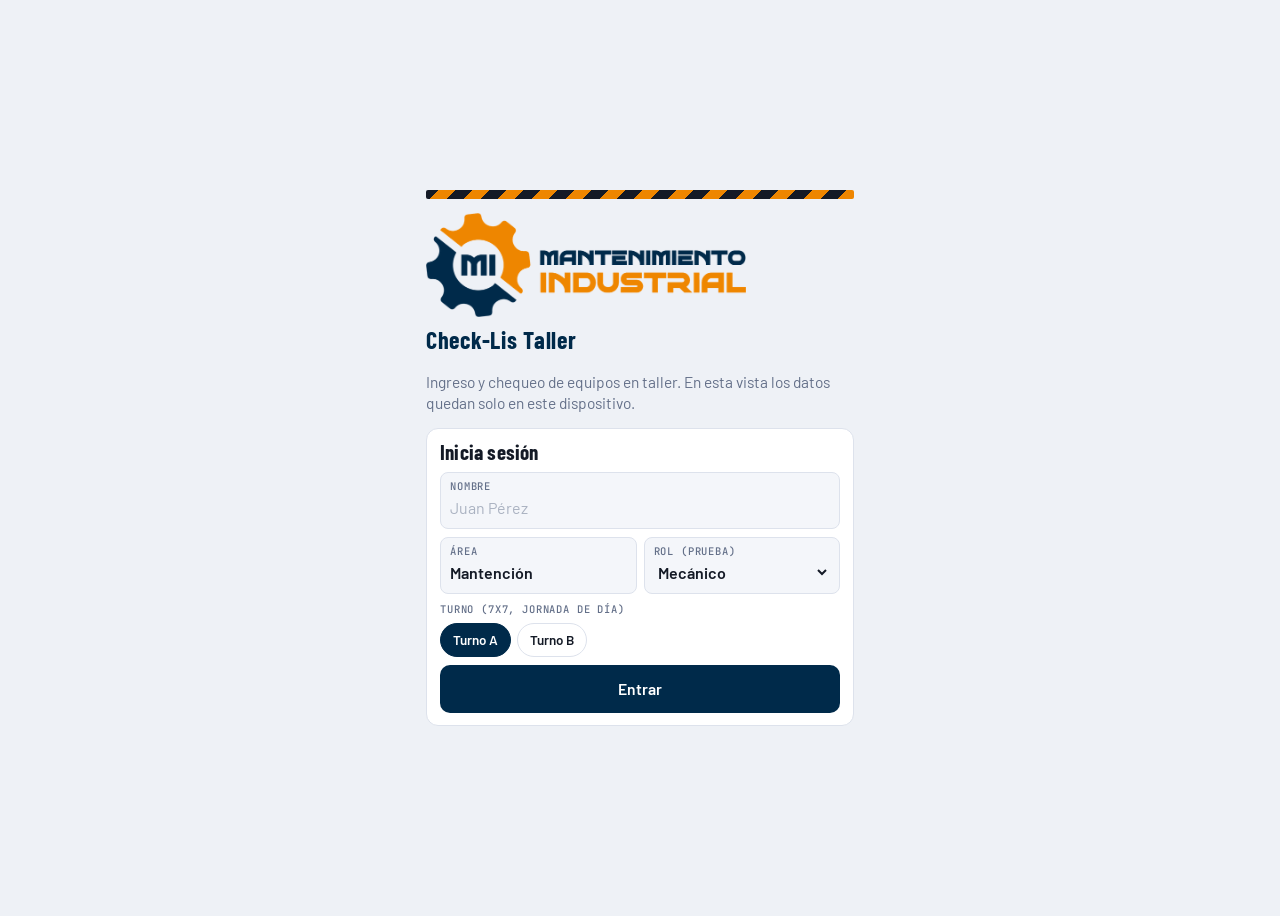
<file: taller/public/index.html>
<!doctype html>
<html lang="es">
<head>
<meta charset="utf-8">
<meta name="viewport" content="width=device-width,initial-scale=1,viewport-fit=cover">
<title>Check-Lis Taller · Mantenimiento Industrial</title>
<meta name="description" content="Ingreso y chequeo de equipos en taller: fichas, firmas, PDF, QR y entrega de turno.">
<meta name="theme-color" content="#002a4a">
<link rel="manifest" href="manifest.webmanifest">
<link rel="icon" type="image/png" sizes="192x192" href="img/icon-192.png">
<link rel="apple-touch-icon" href="img/icon-180.png">
<meta name="apple-mobile-web-app-capable" content="yes">
<meta name="apple-mobile-web-app-status-bar-style" content="black-translucent">
<meta name="apple-mobile-web-app-title" content="Check-Lis">
<link rel="stylesheet" href="app.css">
</head>
<body>
<div class="splash" id="splash"><img id="splash-logo" src="img/logo-inv.png" alt="Mantenimiento Industrial" width="300" height="98"><div class="m">Check<span>-</span>Lis</div><div class="tr"><b></b></div><p>Preparando el taller</p></div>
<div id="app"></div>
<div id="ov"></div>
<div class="toast" id="toast" role="status" aria-live="polite"></div>
<script src="firebase-config.js"></script>
<script src="vendor/firebase-app-compat.js"></script>
<script src="vendor/firebase-auth-compat.js"></script>
<script src="vendor/firebase-firestore-compat.js"></script>
<script src="app.js"></script>
</body>
</html>
</file>
<file: taller/public/app.css>
@font-face{font-family:'Barlow';font-style:normal;font-weight:400;font-display:swap;src:url(fonts/barlow-latin-400-normal.woff2) format('woff2')}
@font-face{font-family:'Barlow';font-style:normal;font-weight:500;font-display:swap;src:url(fonts/barlow-latin-500-normal.woff2) format('woff2')}
@font-face{font-family:'Barlow';font-style:normal;font-weight:600;font-display:swap;src:url(fonts/barlow-latin-600-normal.woff2) format('woff2')}
@font-face{font-family:'Barlow';font-style:normal;font-weight:700;font-display:swap;src:url(fonts/barlow-latin-700-normal.woff2) format('woff2')}
@font-face{font-family:'Barlow Condensed';font-style:normal;font-weight:600;font-display:swap;src:url(fonts/barlow-condensed-latin-600-normal.woff2) format('woff2')}
@font-face{font-family:'Barlow Condensed';font-style:normal;font-weight:700;font-display:swap;src:url(fonts/barlow-condensed-latin-700-normal.woff2) format('woff2')}
@font-face{font-family:'JetBrains Mono';font-style:normal;font-weight:500;font-display:swap;src:url(fonts/jetbrains-mono-latin-500-normal.woff2) format('woff2')}
@font-face{font-family:'JetBrains Mono';font-style:normal;font-weight:700;font-display:swap;src:url(fonts/jetbrains-mono-latin-700-normal.woff2) format('woff2')}
/* Layout: app de una columna para celular, barra azul de ficha arriba y pestañas abajo (diseño de los mockups aprobados). Panel y reportes se abren a lo ancho en computador. Tema claro único, como la ficha impresa. */
:root{
  color-scheme:light;
  --bg:#eef1f6; --card:#ffffff; --ink:#141a26; --muted:#647089; --line:#dde2ec; --field:#f4f6fa;
  --brand:#002a4a; --brand-2:#001c33; --brand-soft:#e2eaf1; --sub:#b9cde0; --link:#0b4f86;
  --hv:#ee8600; --hv-ink:#1a0e00;
  --ok:#1f8a4c; --ok-soft:#e2f3e9; --bad:#c62f2f; --bad-soft:#fbe5e5; --warn-ink:#8a6100; --warn-soft:#fff4d6;
  --na:#7b8496; --na-soft:#eceef2; --oos:#141a26;
  --f-display:"Barlow Condensed","Arial Narrow",Arial,sans-serif;
  --f-body:"Barlow",system-ui,-apple-system,"Segoe UI",sans-serif;
  --f-mono:"JetBrains Mono",ui-monospace,Menlo,Consolas,monospace;
  --ease:cubic-bezier(.2,.8,.2,1); --spring:cubic-bezier(.34,1.56,.64,1);
}
*{box-sizing:border-box;-webkit-tap-highlight-color:transparent}
body{background:var(--bg);color:var(--ink);font-family:var(--f-body);font-size:15.5px;line-height:1.4}
body::before{content:"";position:fixed;inset:0 0 auto;height:env(safe-area-inset-top,0px);z-index:30;background:var(--brand)}
button,input,textarea,select{font:inherit;color:inherit}
button{cursor:pointer}
:focus-visible{outline:3px solid var(--hv);outline-offset:2px}
.mono{font-family:var(--f-mono)}
.lbl{font-family:var(--f-mono);font-size:10.5px;letter-spacing:.08em;text-transform:uppercase;color:var(--muted);font-weight:500}
.muted{color:var(--muted)}
.small{font-size:.86rem}
h2,h3{margin:0;font-family:var(--f-display);font-weight:700;letter-spacing:.01em;line-height:1.1}
h2{font-size:1.3rem} h3{font-size:1.12rem}
p{margin:0}

.shell{max-width:560px;margin:0 auto;min-height:100vh;display:flex;flex-direction:column}
.shell.wide{max-width:1200px}

/* Barra superior */
.ab{position:sticky;top:env(safe-area-inset-top,0px);z-index:20;background:var(--brand);color:#fff;padding-block:12px 12px;padding-left:max(16px,env(safe-area-inset-left,0px));padding-right:max(16px,env(safe-area-inset-right,0px))}
.ab-row{display:flex;align-items:center;gap:10px}
.ab .t{font-family:var(--f-display);font-size:1.55rem;font-weight:700;letter-spacing:.01em;line-height:1.05;white-space:nowrap;overflow:hidden;text-overflow:ellipsis}
.ab .s{font-size:.84rem;color:var(--sub);white-space:nowrap;overflow:hidden;text-overflow:ellipsis}
.ab .grow{flex:1;min-width:0}
.ab .mark{width:38px;height:38px;flex:none;display:block}
.ab .mark img{width:100%;height:100%;object-fit:contain;display:block}
.ib{width:40px;height:40px;border-radius:50%;border:0;background:rgba(255,255,255,.13);color:#fff;display:grid;place-items:center;flex:none;transition:transform .12s var(--ease),background .15s}
.ib:active{transform:scale(.92);background:rgba(255,255,255,.22)}
.ib svg{width:20px;height:20px}
.sync{font-family:var(--f-mono);font-size:10px;color:var(--sub);display:flex;align-items:center;gap:6px;white-space:nowrap}
.sync i{width:8px;height:8px;border-radius:50%;background:#46c27c;flex:none}
.sync.busy i{background:var(--hv);animation:blink 1s infinite}
.sync.off i{background:#ff7a6b}
.sync.pulse i{animation:pulse .8s var(--ease)}
@keyframes pulse{0%{box-shadow:0 0 0 0 rgba(70,194,124,.9)}100%{box-shadow:0 0 0 9px rgba(70,194,124,0)}}
@keyframes blink{50%{opacity:.35}}
@media (max-width:380px){.sync span{display:none}}
.prog{height:6px;border-radius:3px;background:rgba(255,255,255,.25);margin-top:10px;overflow:hidden}
.prog i{display:block;height:100%;background:var(--hv);border-radius:3px;transition:width .5s var(--ease)}
.steps{display:grid;grid-template-columns:repeat(5,1fr);gap:4px;margin-top:8px}
.steps button{border:0;background:none;padding:2px 0;color:var(--sub);font-size:.74rem;font-weight:600;text-align:left;white-space:nowrap;overflow:hidden;text-overflow:ellipsis}
.steps button.now{color:#fff}
.steps button:disabled{opacity:.5;cursor:default}

main{flex:1;padding-block:14px 130px;padding-left:max(14px,env(safe-area-inset-left,0px));padding-right:max(14px,env(safe-area-inset-right,0px));display:flex;flex-direction:column;gap:10px}
main.enter{animation:enter .3s var(--ease)}
main.back{animation:enterB .3s var(--ease)}
@keyframes enter{from{opacity:0;transform:translateX(16px)}to{opacity:1;transform:none}}
@keyframes enterB{from{opacity:0;transform:translateX(-16px)}to{opacity:1;transform:none}}

.card{background:var(--card);border:1px solid var(--line);border-radius:12px;padding:12px 13px}
.card-h{display:flex;justify-content:space-between;align-items:center;gap:10px;margin-bottom:10px}
.row{display:flex;justify-content:space-between;align-items:center;gap:8px}
.row>.tag{flex:none}
.stack{display:flex;flex-direction:column;gap:8px}

/* KPIs */
.kpis{display:grid;grid-template-columns:repeat(3,1fr);gap:8px}
.kpis.k4{grid-template-columns:repeat(4,1fr)}
.kpi{background:var(--card);border:1px solid var(--line);border-radius:10px;padding:10px 6px;text-align:center;min-width:0}
.kpi b{display:block;font-family:var(--f-display);font-size:2rem;line-height:1;font-weight:700}
.kpi .lbl{font-size:9.5px;display:block;margin-top:4px;line-height:1.25}
.kpi.alert b{color:var(--bad)}
@media (min-width:900px){.shell.wide .kpis{grid-template-columns:repeat(5,1fr)}}
@media (max-width:380px){.kpis.k4{grid-template-columns:repeat(2,1fr)}}

/* Placa, etiquetas */
.plate{display:inline-block;font-family:var(--f-mono);font-weight:700;background:#fff;color:var(--ink);border:2px solid var(--ink);border-radius:4px;padding:1px 7px;font-size:.88rem;letter-spacing:.05em;white-space:nowrap;line-height:1.35}
.plate.lg{font-size:1.25rem;padding:2px 10px}
.tag{display:inline-flex;align-items:center;font-size:.76rem;font-weight:600;padding:3px 9px;border-radius:999px;white-space:nowrap;line-height:1.25}
.tag.ok{background:var(--ok-soft);color:var(--ok)} .tag.bad{background:var(--bad-soft);color:var(--bad)} .tag.warn{background:var(--warn-soft);color:var(--warn-ink)} .tag.na{background:var(--na-soft);color:var(--muted)} .tag.info{background:var(--brand-soft);color:var(--brand)}
.tag.oos{background:var(--oos);color:#fff;border-radius:4px;padding-left:20px;position:relative;overflow:hidden}
.tag.oos::before{content:"";position:absolute;left:0;top:0;bottom:0;width:13px;background:repeating-linear-gradient(-45deg,var(--hv) 0 4px,var(--oos) 4px 8px)}
.chips{display:flex;gap:6px;overflow-x:auto;scrollbar-width:none;padding-bottom:1px}
.chips::-webkit-scrollbar{display:none}
.chip{border:1px solid var(--line);background:var(--card);border-radius:999px;padding:7px 12px;font-size:.84rem;font-weight:600;white-space:nowrap;transition:background .15s,color .15s,transform .1s}
.chip.on{background:var(--brand);border-color:var(--brand);color:#fff}
.chip:active{transform:scale(.95)}

/* Tarjetas de equipo */
.eqc{display:flex;flex-direction:column;gap:5px;background:var(--card);border:1px solid var(--line);border-radius:12px;padding:11px 12px;text-align:left;width:100%;transition:transform .12s var(--ease)}
.eqc:active{transform:scale(.985)}
.eqc .v{font-weight:600}
.eqc .d{color:var(--muted);font-size:.86rem;white-space:nowrap;overflow:hidden;text-overflow:ellipsis}
.eqc.oos{border-left:5px solid var(--oos)}
.mini{height:4px;border-radius:2px;background:var(--na-soft);overflow:hidden;margin-top:3px}
.mini b{display:block;height:100%;background:var(--brand);border-radius:2px}
.mini.anim b{animation:growx .7s var(--ease) both;transform-origin:left}
@keyframes growx{from{transform:scaleX(0)}to{transform:scaleX(1)}}

/* Botones */
.btn{position:relative;overflow:hidden;border:0;border-radius:10px;padding:13px 16px;font-weight:600;font-size:.98rem;background:var(--brand);color:#fff;display:inline-flex;align-items:center;justify-content:center;gap:8px;transition:transform .12s var(--ease),filter .15s;text-align:center;text-decoration:none}
.btn:active{transform:scale(.97)}
.btn.ghost{background:transparent;color:var(--brand);box-shadow:inset 0 0 0 1.5px var(--brand)}
.btn.hv{background:var(--hv);color:var(--hv-ink);font-weight:700}
.btn.danger{background:var(--bad)}
.btn.wa{background:#1f9d55}
.btn.block{width:100%}
.btn.sm{padding:8px 11px;font-size:.86rem;border-radius:8px}
.btn[disabled]{opacity:.5;pointer-events:none}
.btn svg{width:18px;height:18px;flex:none}
.btn.loading{pointer-events:none;filter:saturate(.7)}
.btn.loading::after{content:"";position:absolute;left:0;bottom:0;height:4px;background:var(--hv);animation:load 2.5s var(--ease) forwards}
@keyframes load{from{width:0}to{width:92%}}
.ripple{position:absolute;border-radius:50%;background:currentColor;opacity:.22;transform:scale(0);animation:rip .55s var(--ease) forwards;pointer-events:none}
@keyframes rip{to{transform:scale(1);opacity:0}}
.link{border:0;background:none;color:var(--link);font-weight:600;padding:4px 0;text-decoration:underline;text-underline-offset:3px;text-align:left}
.fab{position:fixed;z-index:15;right:max(16px,calc((100vw - 560px)/2 + 16px));bottom:calc(80px + env(safe-area-inset-bottom,0px));border-radius:14px;padding:14px 18px;box-shadow:0 10px 22px -10px rgba(120,80,0,.7);font-size:1rem}

/* Campos (estilo mockup: etiqueta dentro de la caja) */
.grid2{display:grid;grid-template-columns:1fr 1fr;gap:7px}
.grid3{display:grid;grid-template-columns:1.25fr 1.25fr 1fr;gap:7px}
.full{grid-column:1/-1}
.fld{background:var(--field);border:1px solid var(--line);border-radius:8px;padding:6px 9px 7px;min-width:0;transition:border-color .15s,background .15s,box-shadow .15s;position:relative}
.fld:focus-within{border-color:var(--brand);background:#fff;box-shadow:0 0 0 3px var(--brand-soft)}
.fld .lbl{display:block;margin-bottom:1px}
.fld input,.fld textarea,.fld select{display:block;width:100%;border:0;background:transparent;padding:2px 0;font-size:1rem;font-weight:600;outline:none;min-width:0}
.fld input::placeholder,.fld textarea::placeholder{color:#aab2c1;font-weight:400}
.fld textarea{font-weight:400;resize:vertical;min-height:56px;line-height:1.35}
.fld.ta{padding-right:44px}
.fld.err{border-color:var(--bad);background:var(--bad-soft);animation:shake .35s}
@keyframes shake{20%,60%{transform:translateX(-4px)}40%,80%{transform:translateX(4px)}}
.hint{font-size:.8rem;margin-top:3px;color:var(--muted)}
.hint .ok,.ok-t{color:var(--ok)} .hint .bad,.bad-t{color:var(--bad)} .hint .warn{color:var(--warn-ink)}
.auto{font-size:.72rem;font-weight:600;color:var(--ok);background:var(--ok-soft);padding:2px 8px;border-radius:999px}
.mic{position:absolute;right:6px;top:6px;width:34px;height:34px;border-radius:50%;border:0;background:var(--brand-soft);color:var(--brand);display:grid;place-items:center}
.mic svg{width:17px;height:17px}
.mic.rec{background:var(--bad);color:#fff;animation:pulseR 1.2s infinite}
@keyframes pulseR{0%{box-shadow:0 0 0 0 rgba(198,47,47,.6)}100%{box-shadow:0 0 0 10px rgba(198,47,47,0)}}
@media (max-width:400px){.grid3{grid-template-columns:1fr 1fr}.grid3 .fld:nth-child(3){grid-column:1/-1}}
.check{display:flex;gap:10px;align-items:flex-start;padding:4px 0;font-weight:500}
.check input{width:22px;height:22px;accent-color:var(--brand);flex:none;margin-top:1px}

/* Avisos */
.banner{border-radius:10px;padding:10px 12px;display:flex;gap:10px;align-items:flex-start;font-size:.9rem}
.banner b{display:block}
.banner.bad{background:var(--bad-soft);color:#7d1717}
.banner.warn{background:var(--warn-soft);color:#5c4100}
.banner.info{background:var(--brand-soft);color:var(--brand-2)}
.banner.oos{background:var(--oos);color:#fff;position:relative;padding-left:24px;overflow:hidden}
.banner.oos::before{content:"";position:absolute;left:0;top:0;bottom:0;width:12px;background:repeating-linear-gradient(-45deg,var(--hv) 0 5px,var(--oos) 5px 10px)}
.banner .btn{margin-top:6px}

/* Checklist */
.sec{background:var(--card);border:1px solid var(--line);border-radius:12px;overflow:hidden}
.sec-h{width:100%;border:0;background:none;display:flex;align-items:center;gap:10px;padding:10px 12px;text-align:left}
.sec-h .nm{flex:1;min-width:0;font-family:var(--f-display);font-weight:700;font-size:1.02rem;letter-spacing:.03em;text-transform:uppercase}
.ring{width:32px;height:32px;flex:none;position:relative}
.ring svg{width:100%;height:100%;transform:rotate(-90deg)}
.ring circle{fill:none;stroke-width:3.5}
.ring .bg{stroke:var(--na-soft)}
.ring .fg{stroke:var(--ok);stroke-linecap:round;transition:stroke-dashoffset .5s var(--ease)}
.ring.bad .fg{stroke:var(--bad)}
.ring span{position:absolute;inset:0;display:grid;place-items:center;font-family:var(--f-mono);font-size:8.5px;font-weight:700}
.chev{width:18px;height:18px;color:var(--muted);transition:transform .25s var(--ease)}
.sec.open .chev{transform:rotate(180deg)}
.sec-b{display:grid;grid-template-rows:0fr;transition:grid-template-rows .3s var(--ease)}
.sec.open .sec-b{grid-template-rows:1fr}
.sec-b>div{overflow:hidden}
.sec-in{padding:0 12px 6px}
.who{font-size:.74rem;font-weight:600;color:var(--brand);background:var(--brand-soft);padding:2px 8px;border-radius:999px;white-space:nowrap}
.colh{display:flex;justify-content:flex-end;padding:2px 0 4px;border-top:1px solid var(--line)}
.colh span{width:44px;margin-left:4px;text-align:center;font-family:var(--f-mono);font-size:9.5px;color:var(--muted)}
.it{border-top:1px solid var(--line);padding:7px 0}
.it-r{display:flex;align-items:center;gap:8px}
.it-n{flex:1;min-width:0}
.bm{display:flex;gap:4px;flex:none}
.bm button{width:44px;height:38px;border-radius:8px;border:1px solid var(--line);background:var(--card);font-family:var(--f-mono);font-weight:700;font-size:.78rem;color:var(--muted);transition:background .15s,border-color .15s,color .15s,transform .1s}
.bm button:active{transform:scale(.88)}
.it[data-v="B"] .bm [data-v="B"]{background:var(--ok);border-color:var(--ok);color:#fff}
.it[data-v="M"] .bm [data-v="M"]{background:var(--bad);border-color:var(--bad);color:#fff}
.it[data-v="NA"] .bm [data-v="NA"]{background:var(--na);border-color:var(--na);color:#fff}
.bm button.pop{animation:pop .32s var(--spring)}
@keyframes pop{0%{transform:scale(.8)}60%{transform:scale(1.12)}100%{transform:scale(1)}}
.it-d{display:grid;grid-template-rows:0fr;transition:grid-template-rows .3s var(--ease)}
.it[data-v="M"] .it-d{grid-template-rows:1fr}
.it-d>div{overflow:hidden}
.fail{margin-top:7px;background:var(--bad-soft);border:1px solid #f0bcbc;border-radius:8px;padding:8px;display:flex;flex-direction:column;gap:6px}
.fail .h{font-weight:700;color:var(--bad);font-size:.84rem}
.fail .fld{background:#fff}
.fail.err{animation:shake .35s;border-color:var(--bad);box-shadow:0 0 0 3px rgba(198,47,47,.25)}
.photos{display:flex;gap:6px;flex-wrap:wrap;align-items:center}
.photos .ph{position:relative}
.photos img{width:56px;height:46px;object-fit:cover;border-radius:6px;display:block;background:repeating-linear-gradient(135deg,#c9ced9 0 6px,#d9dde6 6px 12px)}
.photos .ph button{position:absolute;top:-6px;right:-6px;width:22px;height:22px;border-radius:50%;border:0;background:var(--ink);color:#fff;font-size:.72rem}
.addph{position:relative;width:56px;height:46px;border-radius:6px;border:1.5px dashed var(--bad);display:grid;place-items:center;color:var(--bad);font-size:.68rem;font-weight:700;text-align:center;line-height:1.05;background:#fff;cursor:pointer;overflow:hidden}
.addph input{position:absolute;inset:0;opacity:0;cursor:pointer;font-size:0;width:100%;height:100%}
.addph.busy{border-style:solid;color:var(--muted)}
.opt{font-size:.76rem;color:var(--muted)}
.add-it{display:flex;gap:6px;padding:8px 0 4px;border-top:1px solid var(--line)}
.add-it input{flex:1;min-width:0;border:1px solid var(--line);border-radius:8px;padding:8px 10px;background:var(--field)}
.rm{border:0;background:none;color:var(--muted);width:28px;height:28px;border-radius:50%;flex:none}
.tbd{font-size:.86rem;color:var(--muted);padding:8px 0;border-top:1px solid var(--line)}
.secfoot{padding:7px 0 3px;border-top:1px solid var(--line);display:flex;justify-content:flex-end}

/* Cierre */
.outs{display:grid;grid-template-columns:1fr 1fr;gap:7px}
.out{position:relative;border:1.5px solid var(--line);background:var(--card);border-radius:10px;padding:10px;text-align:left;display:flex;flex-direction:column;gap:2px;transition:all .15s;overflow:hidden}
.out:active{transform:scale(.97)}
.out strong{font-weight:700}
.out span{font-size:.76rem;color:var(--muted);line-height:1.2}
.out.on[data-v="conforme"]{border-color:var(--ok);background:var(--ok);color:#fff}
.out.on[data-v="no_conforme"]{border-color:var(--bad);background:var(--bad);color:#fff}
.out.on[data-v="pendiente"]{border-color:var(--hv);background:var(--warn-soft)}
.out.on[data-v="fuera"]{border-color:var(--oos);background:var(--oos);color:#fff}
.out.on span{color:inherit;opacity:.85}
.out[data-v="fuera"]::after{content:"";position:absolute;left:0;right:0;bottom:0;height:5px;background:repeating-linear-gradient(-45deg,var(--hv) 0 6px,var(--oos) 6px 12px);opacity:.3}
.out.on[data-v="fuera"]::after{opacity:1}
.sigbox{height:96px;border:1.5px dashed var(--muted);border-radius:10px;background:#fff;position:relative;display:flex;align-items:center;justify-content:center;width:100%;color:var(--muted);font-weight:600;gap:8px;transition:border-color .2s}
.sigbox svg{width:20px;height:20px}
.sigbox img{position:absolute;inset:6px 6px 22px;width:calc(100% - 12px);height:calc(100% - 28px);object-fit:contain}
.sigbox .w{position:absolute;left:10px;bottom:4px;font-size:.74rem;color:var(--muted);font-weight:500}
.sigbox.done{border-style:solid;border-color:var(--ok)}
.sigbox.done .w{color:var(--ok);font-weight:700}
.sigbox.err{border-color:var(--bad);animation:shake .35s}

/* Firma a pantalla completa */
.sigov{position:fixed;inset:0;z-index:60;background:#fff;display:flex;flex-direction:column;padding-top:env(safe-area-inset-top,0px);padding-bottom:env(safe-area-inset-bottom,0px);animation:up .28s var(--ease)}
@keyframes up{from{transform:translateY(30px);opacity:0}to{transform:none;opacity:1}}
.sigov .top{background:var(--brand);color:#fff;padding:12px max(16px,env(safe-area-inset-right,0px)) 12px max(16px,env(safe-area-inset-left,0px));display:flex;align-items:center;gap:12px}
.sigov .top .grow{flex:1;min-width:0}
.sigov .top b{font-family:var(--f-display);font-size:1.4rem;display:block}
.sigov .top span{font-size:.85rem;color:var(--sub)}
.sigov .area{flex:1;position:relative;background:#fff;touch-action:none}
.sigov canvas{position:absolute;inset:0;width:100%;height:100%;touch-action:none;cursor:crosshair}
.sigov .line{position:absolute;left:8%;right:8%;bottom:28%;border-bottom:2px solid #c5ccd8;pointer-events:none}
.sigov .x{position:absolute;left:8%;bottom:calc(28% + 6px);font-family:var(--f-display);font-size:2rem;color:#c5ccd8;pointer-events:none}
.sigov .ph{position:absolute;left:0;right:0;bottom:calc(28% - 30px);text-align:center;color:#9aa3b2;font-size:.9rem;pointer-events:none;transition:opacity .2s}
.sigov.drawn .ph{opacity:0}
.sigov .bot{display:flex;gap:8px;padding:10px max(16px,env(safe-area-inset-right,0px)) 12px max(16px,env(safe-area-inset-left,0px));border-top:1px solid var(--line)}
.sigov .bot .btn{flex:1}
.sigov .bot .btn.ghost{flex:0 0 auto}
.rot{font-size:.78rem;color:var(--muted);text-align:center;padding:6px 0 0}
@media (orientation:landscape){.rot{display:none}}

/* Barra inferior */
.dock{position:fixed;left:0;right:0;bottom:0;z-index:20;background:var(--card);border-top:1px solid var(--line);padding-bottom:env(safe-area-inset-bottom,0px)}
.dock-in{max-width:560px;margin:0 auto;padding-top:9px;padding-bottom:10px;padding-left:max(14px,env(safe-area-inset-left,0px));padding-right:max(14px,env(safe-area-inset-right,0px));display:flex;gap:8px}
.dock-in .btn{flex:1}
.dock-in .btn.ghost{flex:0 0 auto}
.tabs{display:flex;max-width:560px;margin:0 auto;padding:6px max(6px,env(safe-area-inset-right,0px)) 8px max(6px,env(safe-area-inset-left,0px))}
.tab{flex:1;border:0;background:none;display:flex;flex-direction:column;align-items:center;gap:3px;font-size:.72rem;color:var(--muted);padding:4px 2px;position:relative;transition:color .15s}
.tab i{width:30px;height:26px;border-radius:8px;display:grid;place-items:center;transition:background .2s,transform .1s}
.tab svg{width:20px;height:20px}
.tab.on{color:var(--brand);font-weight:700}
.tab.on i{background:var(--brand-soft)}
.tab:active i{transform:scale(.9)}

/* Documento (vista en app) */
.dl{display:grid;grid-template-columns:repeat(2,minmax(0,1fr));gap:6px 12px}
.dl div{min-width:0}
.dl .v{font-weight:600;overflow-wrap:anywhere}
.marks{display:flex;flex-direction:column}
.mrow{display:flex;justify-content:space-between;gap:8px;padding:5px 0;border-top:1px solid var(--line);font-size:.92rem}
.mrow:first-child{border-top:0}
.mk{font-family:var(--f-mono);font-weight:700;font-size:.74rem;padding:2px 7px;border-radius:4px;color:#fff;flex:none;align-self:flex-start}
.mk.B{background:var(--ok)} .mk.M{background:var(--bad)} .mk.NA{background:var(--na)} .mk.x{background:var(--na-soft);color:var(--muted)}
.stamp{display:inline-block;border:3px solid currentColor;border-radius:8px;padding:4px 12px;font-family:var(--f-display);font-weight:700;font-size:1.25rem;letter-spacing:.04em;transform:rotate(-4deg);white-space:nowrap}
.stamp.ok{color:var(--ok)} .stamp.bad{color:var(--bad)} .stamp.warn{color:#a66c00} .stamp.oos{color:var(--oos)}
.stamp.anim{animation:stamp .5s var(--spring)}
@keyframes stamp{from{transform:rotate(-4deg) scale(2.2);opacity:0}to{transform:rotate(-4deg) scale(1);opacity:1}}
.anx{border-left:3px solid var(--hv);padding:4px 0 4px 10px;font-size:.9rem}

/* Hoja imprimible (vista previa PDF) */
.pp-fit{width:100%;overflow:hidden;border-radius:6px;box-shadow:0 10px 30px -14px rgba(10,30,80,.45);background:#fff}
.paper{width:794px;background:#fff;color:#141a26;font-family:var(--f-body);font-size:12.5px;line-height:1.35;transform-origin:top left}
.pp-h{background:#002a4a;color:#fff;padding:22px 30px 18px;display:flex;justify-content:space-between;align-items:center;gap:20px}
.pp-h h1{margin:0;font-family:var(--f-body);font-weight:700;font-size:21px;letter-spacing:.01em}
.pp-h p{margin:4px 0 0;color:#b9cde0;font-size:12.5px}
.pp-h img{width:74px;height:74px;background:#fff;padding:4px;border-radius:4px}
.pp-h img.lg{width:190px;height:auto;background:none;padding:0;border-radius:0}
.pp-h{border-bottom:5px solid #ee8600}
.pp-h .r{display:flex;gap:14px;align-items:center}
.pp-b{padding:16px 30px 26px}
.pp-b h2{font-family:var(--f-body);font-size:13.5px;font-weight:700;color:#002a4a;margin:14px 0 6px;letter-spacing:.02em}
.pp-kv{display:grid;grid-template-columns:1fr 1fr;gap:5px 26px}
.pp-kv div{display:grid;grid-template-columns:128px 1fr;gap:6px;align-items:end}
.pp-kv b{font-weight:700}
.pp-kv span{border-bottom:1px solid #8a93a5;min-height:17px;padding:0 2px}
.pp-t{width:100%;border-collapse:collapse;font-size:12px;table-layout:fixed}
.pp-t th:not(:first-child){width:92px}
.pp-t th{background:#002a4a;color:#fff;font-weight:700;font-size:10.5px;padding:6px 10px;text-align:center;letter-spacing:.03em}
.pp-t th:first-child{text-align:left}
.pp-t td{padding:4px 10px;border-bottom:1px solid #e3e7ee;text-align:center}
.pp-t td:first-child{text-align:left}
.pp-t tr:nth-child(even) td{background:#f4f7fc}
.pp-t tr.sub td{background:#e2eaf1;font-weight:700;color:#002a4a;font-size:11px;letter-spacing:.03em}
.pp-t tr.nt td{background:#fbe5e5;color:#7d1717;text-align:left;font-size:11px}
.bx{display:inline-grid;place-items:center;width:15px;height:15px;border:1px solid #555;font-weight:700;font-size:11px;line-height:1;background:#fff;vertical-align:middle}
.pp-box{border:1px solid #c9ced9;min-height:30px;padding:5px 8px;white-space:pre-wrap}
.pp-sig{display:grid;grid-template-columns:1fr 1fr;gap:40px;margin-top:20px}
.pp-sig>div{text-align:center;font-size:11px;color:#5a6478}
.pp-sig img{height:64px;max-width:100%;object-fit:contain;display:block;margin:0 auto}
.pp-sig .ln{border-top:1px solid #141a26;padding-top:4px;color:#141a26}
.pp-sig .em{height:64px}
.pp-out{display:flex;gap:22px;flex-wrap:wrap;margin-top:4px}
.pp-out span{display:inline-flex;gap:6px;align-items:center;font-weight:600}
.pp-foot{margin-top:14px;font-size:11px;color:#5a6478;display:flex;justify-content:space-between}

/* Panel, reportes */
.panel{display:grid;grid-template-columns:minmax(0,1fr);gap:10px}
@media (min-width:900px){.shell.wide .panel{grid-template-columns:minmax(0,1.6fr) minmax(0,1fr)}}
.tw{overflow-x:auto}
table.t{width:100%;border-collapse:collapse;font-size:.88rem;min-width:620px}
table.t th{font-family:var(--f-mono);font-size:9.5px;letter-spacing:.06em;text-transform:uppercase;color:var(--muted);text-align:left;padding:7px 8px;border-bottom:1px solid var(--line);font-weight:500}
table.t td{padding:8px;border-bottom:1px solid var(--line);vertical-align:middle}
table.t tbody tr{cursor:pointer;transition:background .15s}
table.t tbody tr:hover{background:var(--field)}
.bar{display:inline-block;width:80px;height:6px;background:var(--na-soft);border-radius:3px;overflow:hidden;vertical-align:middle;margin-right:6px}
.bar b{display:block;height:100%;background:var(--brand)}
.feed>div{display:grid;grid-template-columns:44px 1fr;gap:6px;padding:7px 0;border-top:1px solid var(--line);font-size:.88rem}
.feed>div:first-child{border-top:0}
.feed .tm{font-family:var(--f-mono);font-size:.74rem;color:var(--muted)}
.hb{display:grid;grid-template-columns:minmax(0,150px) 1fr 34px;gap:8px;align-items:center;font-size:.88rem;padding:3px 0}
.hb span{white-space:nowrap;overflow:hidden;text-overflow:ellipsis}
.hb i{height:10px;background:var(--na-soft);border-radius:5px;overflow:hidden}
.hb i b{display:block;height:100%;background:var(--bad);border-radius:5px}
.hb i b.br{background:var(--brand)}
.hb strong{text-align:right;font-family:var(--f-mono);font-size:.8rem}
.live{display:inline-flex;align-items:center;gap:6px;font-size:.8rem;color:var(--muted)}
.live i{width:8px;height:8px;border-radius:50%;background:var(--ok);animation:blink 2s infinite}
.qr{display:flex;gap:14px;align-items:center}
.qr img{width:120px;height:120px;border:1px solid var(--line);border-radius:8px;background:#fff;padding:6px;flex:none}
.confirm{background:var(--bad-soft);border-radius:10px;padding:12px;display:flex;flex-direction:column;gap:8px}
.confirm .row .btn{flex:1}
.person{display:flex;align-items:center;gap:10px;padding:8px 0;border-top:1px solid var(--line)}
.person:first-child{border-top:0}
.person .grow{flex:1;min-width:0}
.person select{border:1px solid var(--line);border-radius:8px;padding:7px;background:var(--field)}
.tpl{display:flex;justify-content:space-between;align-items:center;padding:6px 0;border-top:1px solid var(--line);gap:10px}
.sw{position:relative;width:44px;height:26px;flex:none}
.sw input{opacity:0;width:100%;height:100%;position:absolute;inset:0;margin:0;cursor:pointer;z-index:1}
.sw i{position:absolute;inset:0;border-radius:13px;background:var(--line);transition:background .2s}
.sw i::after{content:"";position:absolute;left:3px;top:3px;width:20px;height:20px;border-radius:50%;background:#fff;box-shadow:0 1px 3px rgba(0,0,0,.3);transition:transform .2s var(--ease)}
.sw input:checked+i{background:var(--na)}
.sw input:checked+i::after{transform:translateX(18px)}
.empty{text-align:center;padding:30px 18px;display:flex;flex-direction:column;gap:8px;align-items:center;background:var(--card);border:1.5px dashed var(--line);border-radius:12px}
.skel{height:74px;border-radius:12px;background:linear-gradient(90deg,#e6eaf1 0%,#f4f6fa 50%,#e6eaf1 100%);background-size:200% 100%;animation:sk 1.2s infinite}
@keyframes sk{to{background-position:-200% 0}}
.note{font-size:.84rem;color:var(--muted);background:var(--card);border:1px solid var(--line);border-radius:10px;padding:10px 12px}

/* Toast, splash */
.toast{position:fixed;z-index:70;left:50%;bottom:calc(86px + env(safe-area-inset-bottom,0px));transform:translate(-50%,16px);opacity:0;background:var(--ink);color:#fff;padding:11px 15px;border-radius:12px;font-weight:600;font-size:.92rem;width:max-content;max-width:min(92vw,460px);transition:all .28s var(--ease);pointer-events:none;display:flex;gap:9px;align-items:center}
.toast.show{opacity:1;transform:translate(-50%,0)}
.toast.bad{background:var(--bad)}
.toast i{width:18px;height:18px;border-radius:50%;background:var(--ok);display:grid;place-items:center;font-size:.7rem;flex:none;font-style:normal}
.splash{position:fixed;inset:0;z-index:80;background:var(--brand);color:#fff;display:flex;flex-direction:column;align-items:center;justify-content:center;gap:16px;transition:opacity .4s var(--ease),visibility .4s}
.splash.gone{opacity:0;visibility:hidden}
.splash img{width:min(300px,74vw);height:auto}
.splash .m{font-family:var(--f-display);font-weight:700;font-size:1.6rem;letter-spacing:.04em;margin-top:-4px}
.splash .m span{color:var(--hv)}
.splash .tr{width:210px;height:6px;border-radius:3px;background:rgba(255,255,255,.2);overflow:hidden}
.splash .tr b{display:block;height:100%;width:0;background:repeating-linear-gradient(-45deg,var(--hv) 0 8px,#d99500 8px 16px);animation:fill 1.1s var(--ease) forwards}
@keyframes fill{to{width:100%}}
.splash p{font-size:.9rem;color:var(--sub)}
.tape{height:9px;background:repeating-linear-gradient(-45deg,var(--hv) 0 12px,var(--oos) 12px 24px);border-radius:2px}
.login{max-width:460px;margin:0 auto;min-height:100vh;display:flex;flex-direction:column;justify-content:center;gap:14px;padding-block:30px;padding-left:max(16px,env(safe-area-inset-left,0px));padding-right:max(16px,env(safe-area-inset-right,0px))}
.login .brand{display:flex;flex-direction:column;gap:6px}
.login .brand img{width:min(320px,100%);height:auto;display:block}
.login .brand span{font-family:var(--f-display);font-weight:700;font-size:1.5rem;color:var(--brand);letter-spacing:.03em}
.seg2{display:flex;gap:6px;flex-wrap:wrap}
@media (prefers-reduced-motion: reduce){*,*::before,*::after{animation-duration:.01ms!important;animation-iteration-count:1!important;transition-duration:.01ms!important}}

/* Acceso, hoja de archivo y cámara */
.gbtn{background:#fff;color:var(--ink);box-shadow:inset 0 0 0 1.5px var(--line)}
.gbtn svg{width:20px;height:20px}
.or{display:flex;align-items:center;gap:10px;color:var(--muted);font-size:.82rem}
.or::before,.or::after{content:"";flex:1;height:1px;background:var(--line)}
.sheet-bg{position:fixed;inset:0;z-index:58;background:rgba(0,20,40,.45);animation:fade .2s}
@keyframes fade{from{opacity:0}}
.sheet{position:fixed;left:0;right:0;bottom:0;z-index:59;background:var(--card);border-radius:18px 18px 0 0;padding:16px max(16px,env(safe-area-inset-right,0px)) calc(16px + env(safe-area-inset-bottom,0px)) max(16px,env(safe-area-inset-left,0px));display:flex;flex-direction:column;gap:10px;max-width:560px;margin:0 auto;animation:up .28s var(--ease)}
.sheet-h{display:flex;flex-direction:column;gap:2px}
.sheet-h b{font-family:var(--f-display);font-size:1.3rem}
.camov{position:fixed;inset:0;z-index:60;background:#000}
.camov video{width:100%;height:100%;object-fit:cover}
.camov .frame{position:absolute;inset:0;display:grid;place-items:center;pointer-events:none}
.camov .frame i{width:min(70vw,300px);aspect-ratio:1;border:3px solid var(--hv);border-radius:18px;box-shadow:0 0 0 100vmax rgba(0,0,0,.45);animation:scanp 1.6s ease-in-out infinite}
@keyframes scanp{50%{transform:scale(.96)}}
.camov .cam-top{position:absolute;left:0;right:0;top:0;display:flex;justify-content:space-between;align-items:center;gap:10px;color:#fff;padding:calc(14px + env(safe-area-inset-top,0px)) max(16px,env(safe-area-inset-right,0px)) 14px max(16px,env(safe-area-inset-left,0px));background:linear-gradient(rgba(0,0,0,.6),transparent)}
</file>
